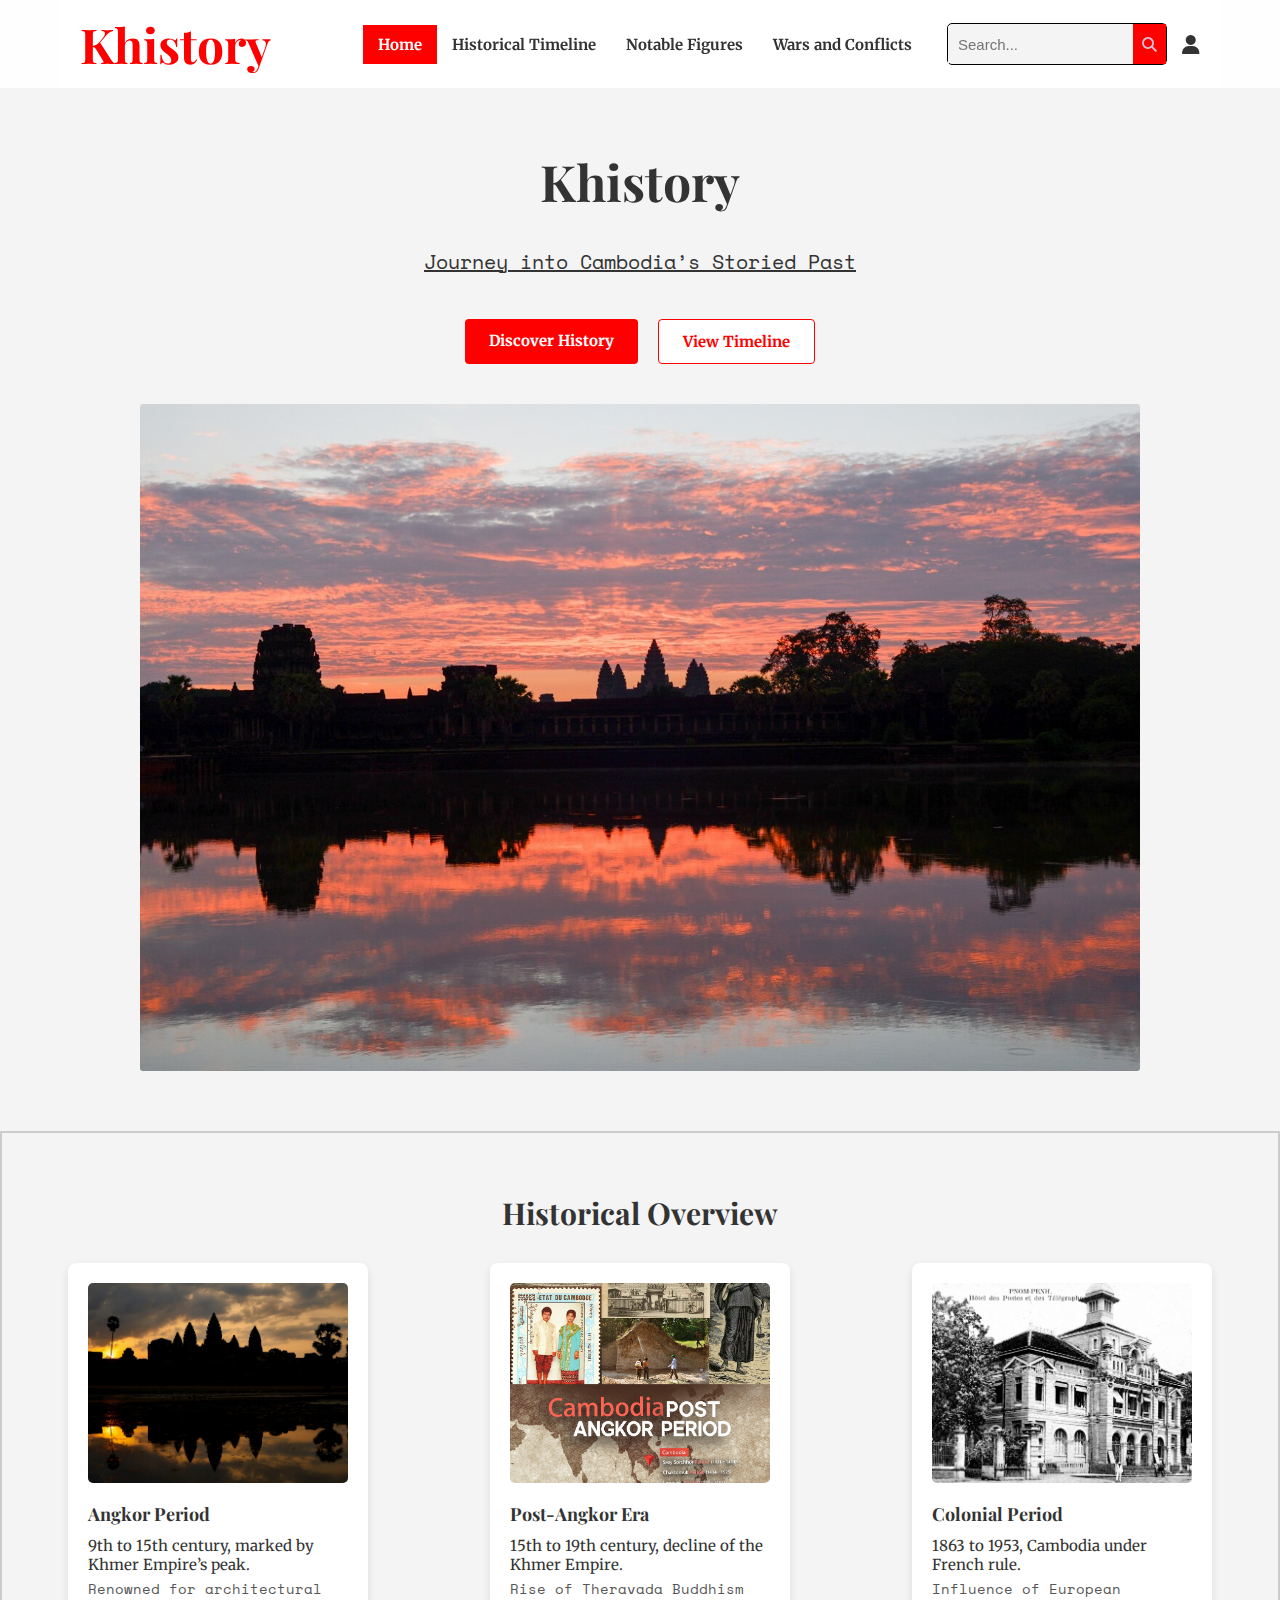
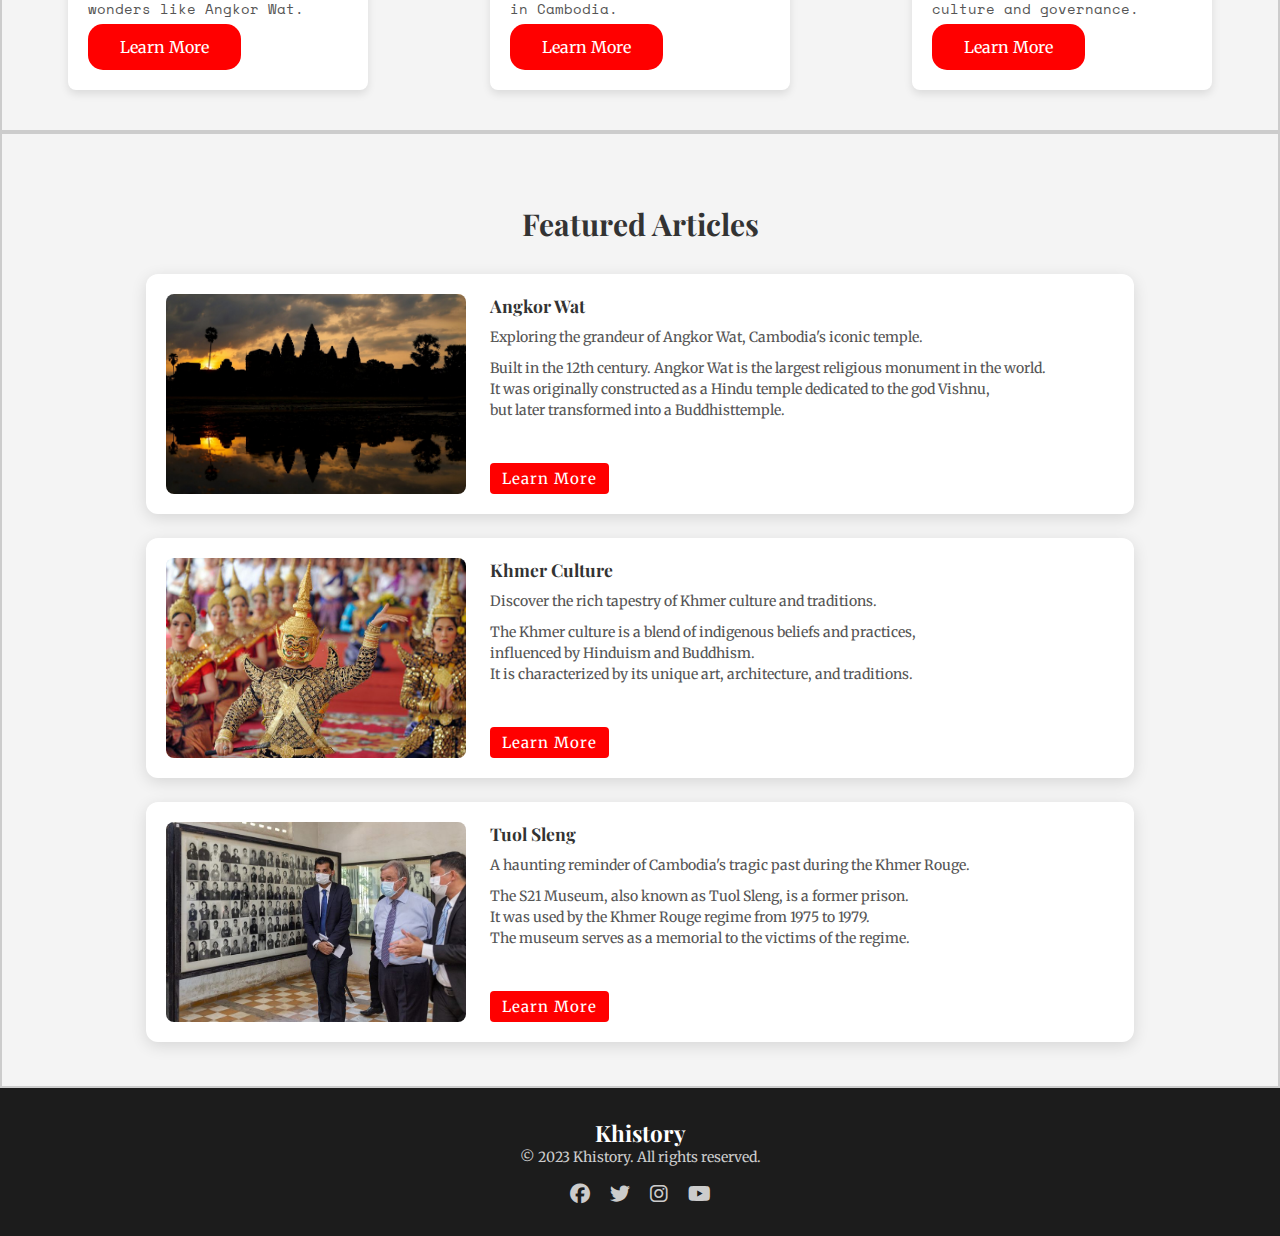
<file: index.html>
<!DOCTYPE html>
<html lang="en">
  <head>
    <meta charset="UTF-8" />
    <meta name="viewport" content="width=device-width, initial-scale=1.0" />
    <title>Khistory - Home</title>
    <!-- font-awesome -->
    <link
      rel="stylesheet"
      href="https://cdnjs.cloudflare.com/ajax/libs/font-awesome/6.7.2/css/all.min.css" />
    <!-- link CSS -->
    <link rel="stylesheet" href="style.css" />
    <!-- link Google Fonts -->
    <link rel="preconnect" href="https://fonts.googleapis.com" />
    <link rel="preconnect" href="https://fonts.gstatic.com" crossorigin />
    <link
      href="https://fonts.googleapis.com/css2?family=Merriweather:ital,opsz,wght@0,18..144,300..900;1,18..144,300..900&family=Playfair+Display:ital,wght@0,400..900;1,400..900&family=Space+Mono:ital,wght@0,400;0,700;1,400;1,700&display=swap"
      rel="stylesheet" />
  </head>
  <body>
    <header>
      <div class="container">
        <!-- nav -->
        <nav class="navbar">
          <!-- logo -->
          <div class="logo">
            <a href="index.html">
              <h1>Khistory</h1>
            </a>
          </div>

          <!-- nav-center -->
          <div class="responsive-nav">
            <!-- nav-center (Navigation links) -->
            <ul class="nav-center">
              <li><a class="active" href="index.html">Home</a></li>
              <li><a href="timeline.html">Historical Timeline</a></li>
              <li><a href="figures.html">Notable Figures</a></li>
              <li><a href="wars.html">Wars and Conflicts</a></li>
            </ul>

            <!-- right-nav (Search and user icon) -->
            <div class="nav-right">
              <div class="search-box">
                <input type="text" placeholder="Search..." />
                <i class="fa-solid fa-magnifying-glass"></i>
              </div>
              <div class="user">
                <i class="fa-solid fa-user"></i>
              </div>
            </div>
          </div>

          <!-- hamburger icon for mobile view -->
          <div class="hamburger">
            <i class="fa-solid fa-bars"></i>
          </div>
        </nav>
      </div>
    </header>

    <!-- hero section -->
    <section class="hero">
      <h1>Khistory</h1>
      <p class="tagline">Journey into Cambodia’s Storied Past</p>
      <div class="hero-buttons">
        <a href="index.html" class="btn-primary" id="btn1">Discover History</a>
        <a href="timeline.html" class="btn-primary" id="btn2">View Timeline</a>
      </div>
      <div class="hero-image">
        <img src="images/hero-angkor.jpg" alt="Angkor-wat" />
      </div>
    </section>

    <!-- Historical overview -->
    <section class="historical-overview">
      <h2>Historical Overview</h2>
      <div class="cards">
        <!-- Angkor Period -->
        <div class="card">
          <img src="images/temple-angkor-wat.jpg" alt="Angkor Period" />
          <h3>Angkor Period</h3>
          <p>9th to 15th century, marked by Khmer Empire’s peak.</p>
          <p class="subtext">
            Renowned for architectural wonders like Angkor Wat.
          </p>
          <a href="#" class="learn-more-btn">Learn More</a>
        </div>

        <!-- Post-Angkor Era -->
        <div class="card">
          <img src="images/post-angkor-era.jpg" alt="Post-Angkor Era" />
          <h3>Post-Angkor Era</h3>
          <p>15th to 19th century, decline of the Khmer Empire.</p>
          <p class="subtext">Rise of Theravada Buddhism in Cambodia.</p>
          <a href="#" class="learn-more-btn">Learn More</a>
        </div>

        <!-- Colonial Period -->
        <div class="card">
          <img src="images/colonial-period.jpg" alt="Colonial Period" />
          <h3>Colonial Period</h3>
          <p>1863 to 1953, Cambodia under French rule.</p>
          <p class="subtext">Influence of European culture and governance.</p>
          <a href="#" class="learn-more-btn">Learn More</a>
        </div>
      </div>
    </section>

    <!-- Featured Articles -->
    <section class="featured-articles">
      <h2>Featured Articles</h2>
      <div class="feature-cards">
        <!-- Angkor Period -->
        <div class="feature-card">
          <img src="images/temple-angkor-wat.jpg" alt="Angkor Period" />
          <div class="card-text">
            <h3>Angkor Wat</h3>
            <p>
              Exploring the grandeur of Angkor Wat, Cambodia's iconic temple.
            </p>
            <p>
              Built in the 12th century. Angkor Wat is the largest religious
              monument in the world. <br />
              It was originally constructed as a Hindu temple dedicated to the
              god Vishnu, <br />
              but later transformed into a Buddhisttemple.
            </p>
            <a href="#" class="learn-more">Learn More</a>
          </div>
        </div>

        <!-- khmer culture -->
        <div class="feature-card">
          <img src="images/khmer-culture.jpg" alt="khmer-culture" />
          <div class="card-text">
            <h3>Khmer Culture</h3>
            <p>Discover the rich tapestry of Khmer culture and traditions.</p>
            <p>
              The Khmer culture is a blend of indigenous beliefs and practices,
              <br />
              influenced by Hinduism and Buddhism. <br />
              It is characterized by its unique art, architecture, and
              traditions.
            </p>
            <a href="#" class="learn-more">Learn More</a>
          </div>
        </div>

        <!-- Colonial Period -->
        <div class="feature-card">
          <img src="images/toul-sleng.jpg" alt="Toul Sleng prison" />
          <div class="card-text">
            <h3>Tuol Sleng</h3>
            <p>
              A haunting reminder of Cambodia's tragic past during the Khmer
              Rouge.
            </p>
            <p>
              The S21 Museum, also known as Tuol Sleng, is a former prison.
              <br />
              It was used by the Khmer Rouge regime from 1975 to 1979. <br />
              The museum serves as a memorial to the victims of the regime.
            </p>
            <a href="#" class="learn-more">Learn More</a>
          </div>
        </div>
      </div>
    </section>

    <!-- Footer -->
    <footer>
      <div class="container">
        <div class="footer-content">
          <h2 class="logo">Khistory</h2>
          <p>&copy; 2023 Khistory. All rights reserved.</p>
          <ul class="social-media">
            <li>
              <a href="#"><i class="fa-brands fa-facebook"></i></a>
            </li>
            <li>
              <a href="#"><i class="fa-brands fa-twitter"></i></a>
            </li>
            <li>
              <a href="#"><i class="fa-brands fa-instagram"></i></a>
            </li>
            <li>
              <a href="#"><i class="fa-brands fa-youtube"></i></a>
            </li>
          </ul>
        </div>
      </div>
    </footer>

    <script>
      const hamburger = document.querySelector(".hamburger");
      const responsiveNav = document.querySelector(".responsive-nav");

      hamburger.addEventListener("click", () => {
        responsiveNav.classList.toggle("active");
      });
    </script>
  </body>
</html>
</file>
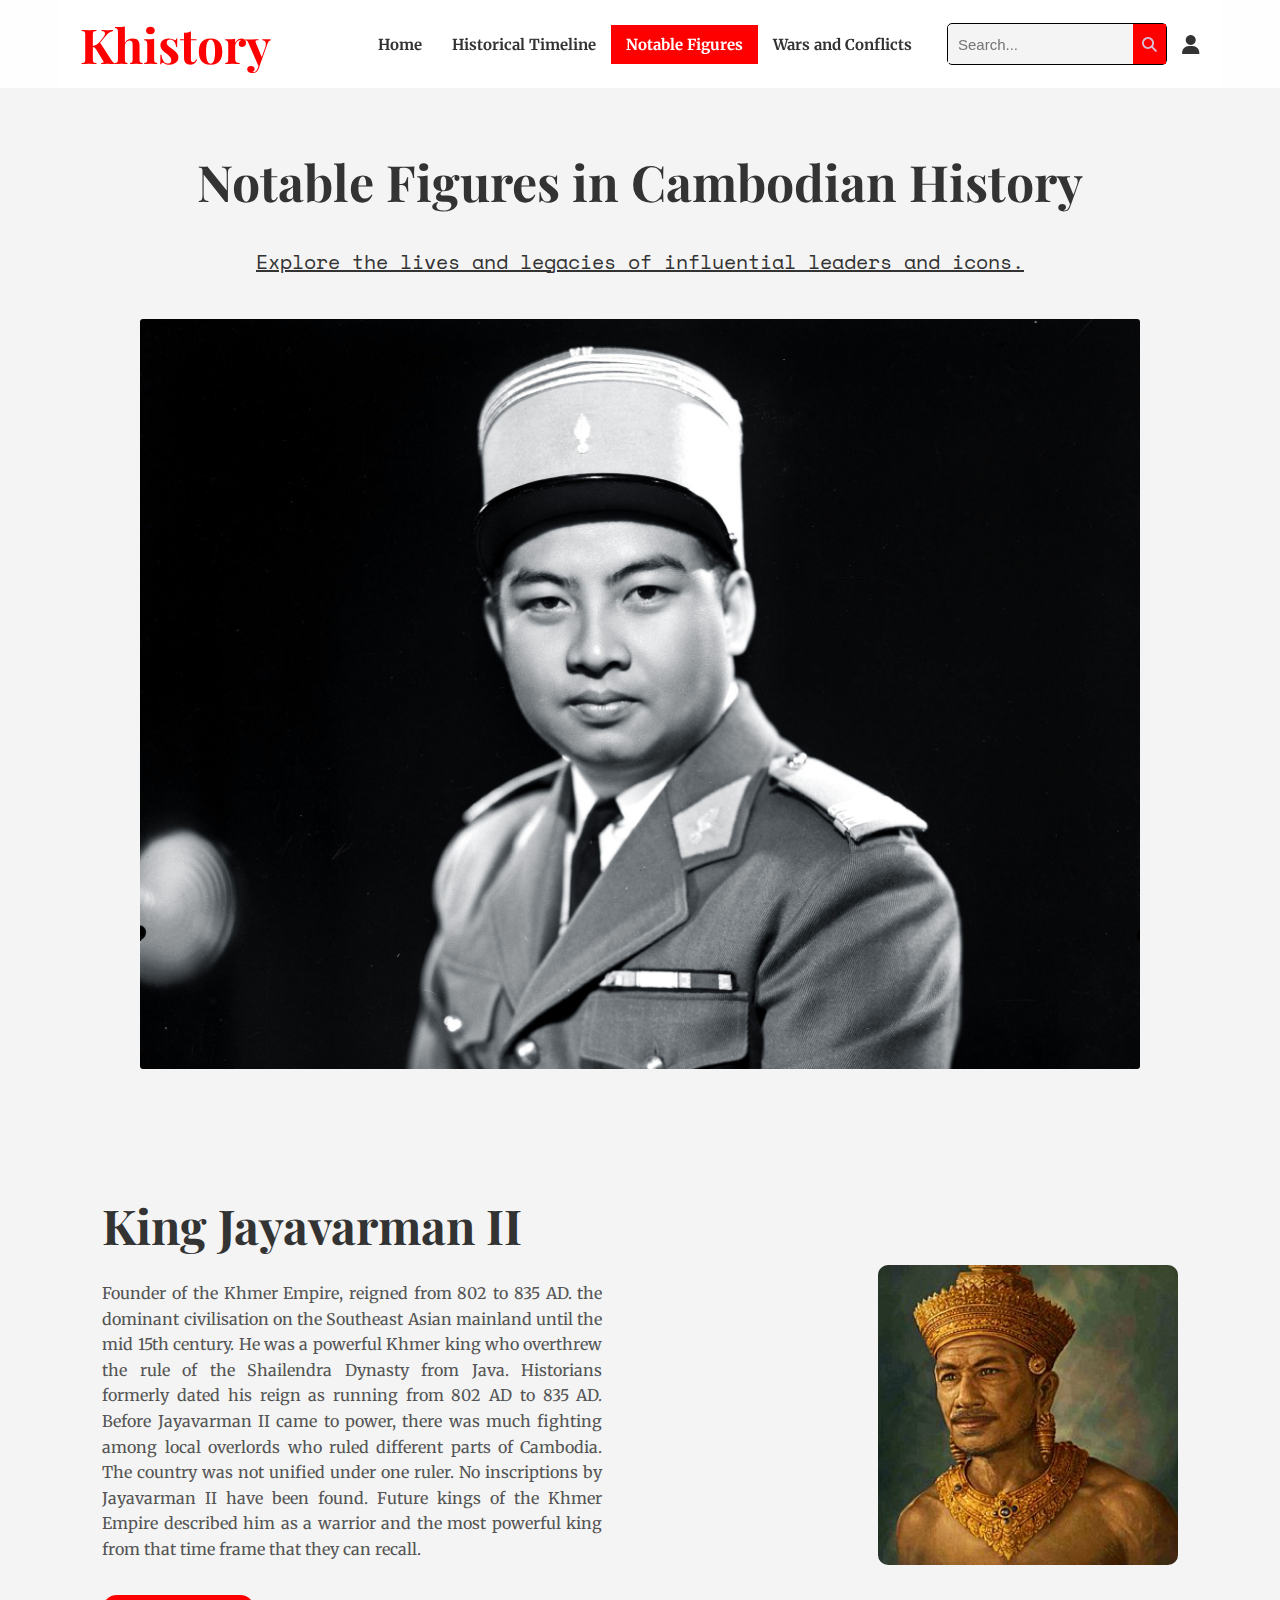
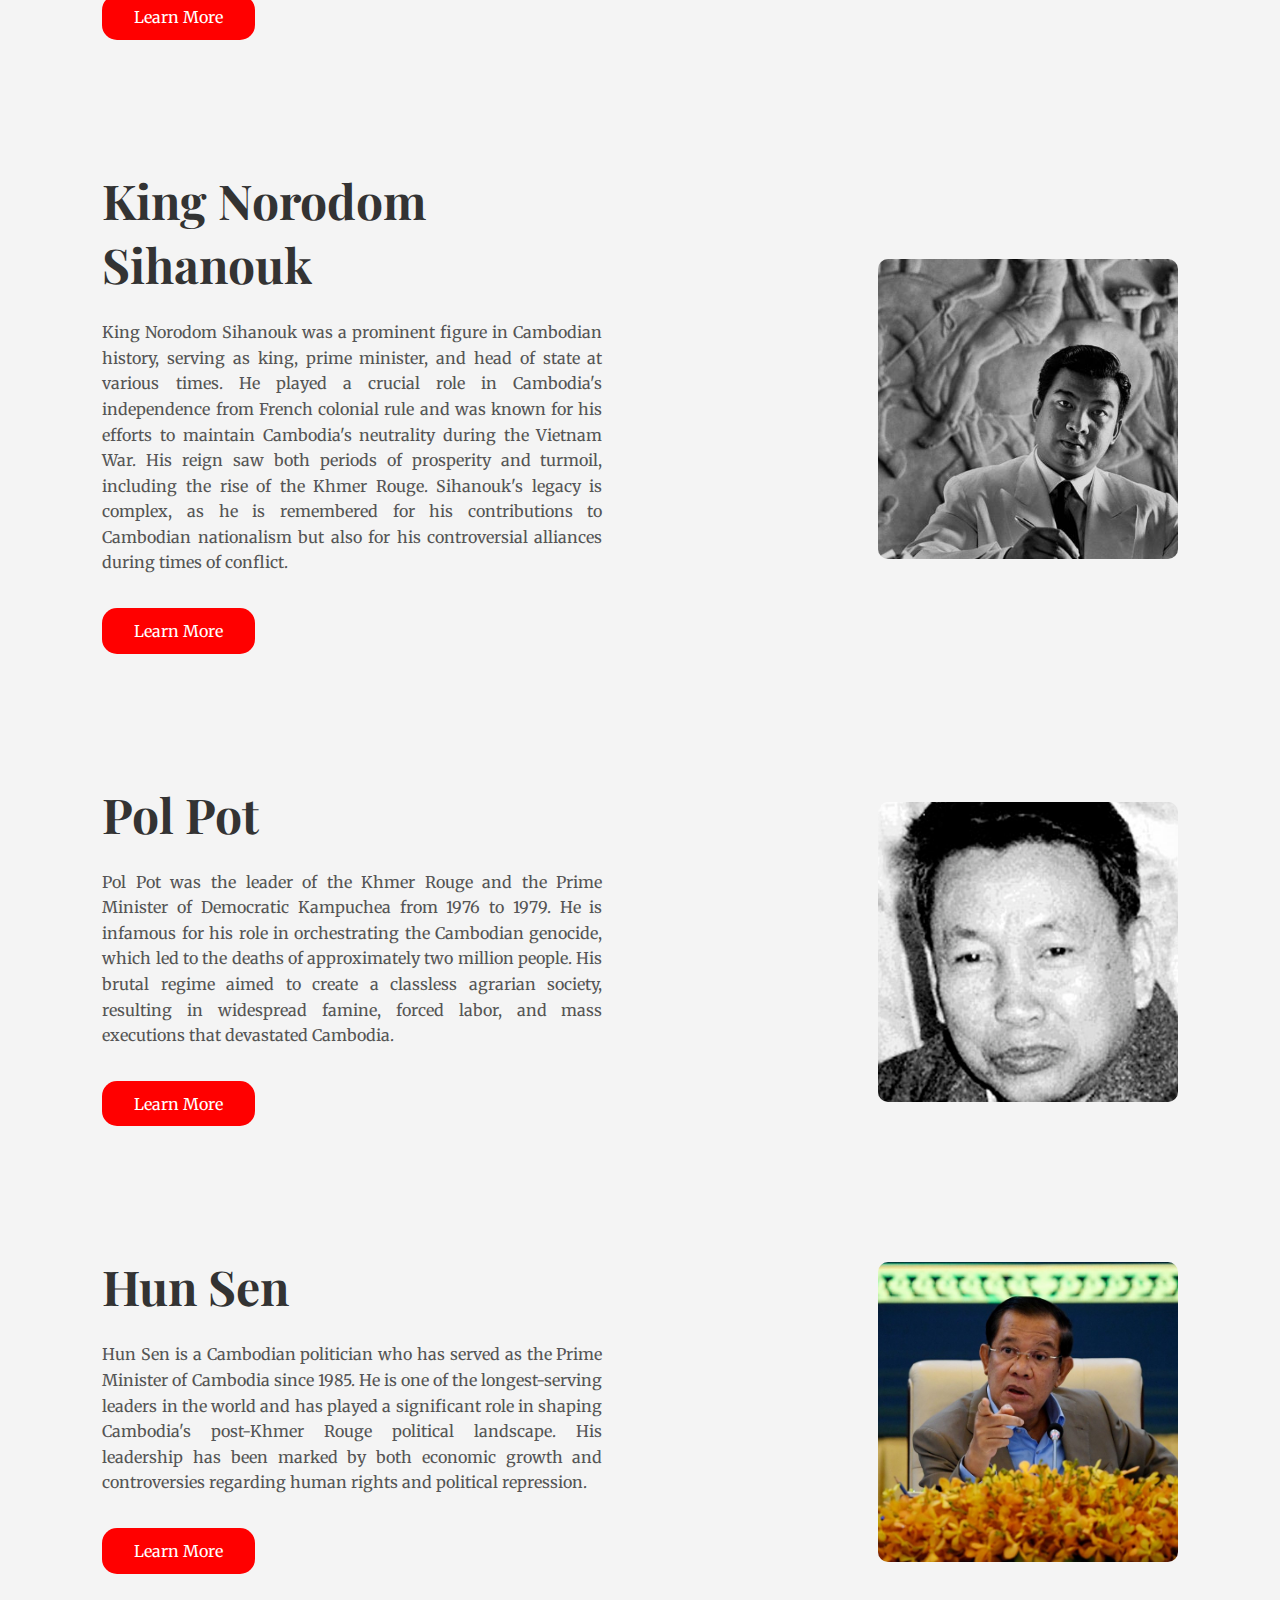
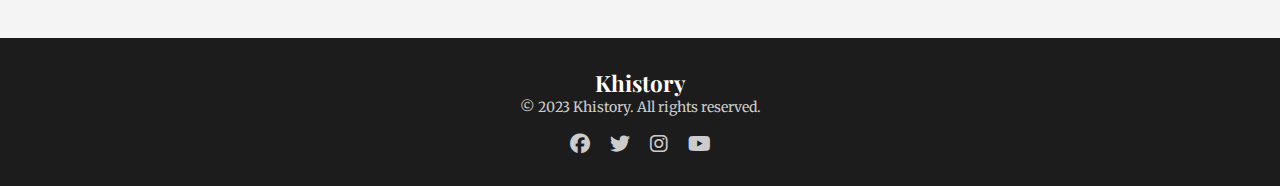
<file: figures.html>
<!DOCTYPE html>
<html lang="en">
  <head>
    <meta charset="UTF-8" />
    <meta name="viewport" content="width=device-width, initial-scale=1.0" />
    <title>Khistory - Notable Figures</title>
    <!-- font-awesome -->
    <link
      rel="stylesheet"
      href="https://cdnjs.cloudflare.com/ajax/libs/font-awesome/6.7.2/css/all.min.css" />
    <!-- link CSS -->
    <link rel="stylesheet" href="style.css" />
    <!-- link Google Fonts -->
    <link rel="preconnect" href="https://fonts.googleapis.com" />
    <link rel="preconnect" href="https://fonts.gstatic.com" crossorigin />
    <link
      href="https://fonts.googleapis.com/css2?family=Merriweather:ital,opsz,wght@0,18..144,300..900;1,18..144,300..900&family=Playfair+Display:ital,wght@0,400..900;1,400..900&family=Space+Mono:ital,wght@0,400;0,700;1,400;1,700&display=swap"
      rel="stylesheet" />
  </head>
  <body>
    <header>
      <div class="container">
        <!-- nav -->
        <nav class="navbar">
          <!-- logo -->
          <div class="logo">
            <a href="index.html">
              <h1>Khistory</h1>
            </a>
          </div>

          <!-- nav-center -->
          <div class="responsive-nav">
            <!-- nav-center -->
            <ul class="nav-center">
              <li><a href="index.html">Home</a></li>
              <li><a href="timeline.html">Historical Timeline</a></li>
              <li><a class="active" href="figures.html">Notable Figures</a></li>
              <li><a href="wars.html">Wars and Conflicts</a></li>
            </ul>

            <!-- right-nav -->
            <div class="nav-right">
              <div class="search-box">
                <input type="text" placeholder="Search..." />
                <i class="fa-solid fa-magnifying-glass"></i>
              </div>
              <div class="user">
                <i class="fa-solid fa-user"></i>
              </div>
            </div>
          </div>

          <!-- hamburger icon for mobile view -->
          <div class="hamburger">
            <i class="fa-solid fa-bars"></i>
          </div>
        </nav>
      </div>
    </header>
    <!-- hero section -->
    <section class="hero">
      <h1>Notable Figures in Cambodian History</h1>
      <p class="tagline">
        Explore the lives and legacies of influential leaders and icons.
      </p>
      <div class="hero-image">
        <img src="images/Sihanouk.jpg" alt="Norodom Sihanouk" />
      </div>
    </section>

    <!-- Notable figures -->
    <main class="figures">
      <!-- jayavarman 2 -->
      <section class="notable-figure">
        <div class="text-content">
          <h1>King Jayavarman II</h1>
          <p>
            Founder of the Khmer Empire, reigned from 802 to 835 AD. the
            dominant civilisation on the Southeast Asian mainland until the mid
            15th century. He was a powerful Khmer king who overthrew the rule of
            the Shailendra Dynasty from Java. Historians formerly dated his
            reign as running from 802 AD to 835 AD. Before Jayavarman II came to
            power, there was much fighting among local overlords who ruled
            different parts of Cambodia. The country was not unified under one
            ruler. No inscriptions by Jayavarman II have been found. Future
            kings of the Khmer Empire described him as a warrior and the most
            powerful king from that time frame that they can recall.
          </p>
          <a href="#" class="learn-more-btn">Learn More</a>
        </div>
        <div class="image-content">
          <img src="images/Jayavraman_II.jpg" alt="Jayavraman_II" />
        </div>
      </section>

      <!-- Norodom Sihanouk -->
      <section class="notable-figure">
        <div class="text-content">
          <h1>King Norodom Sihanouk</h1>
          <p>
            King Norodom Sihanouk was a prominent figure in Cambodian history,
            serving as king, prime minister, and head of state at various times.
            He played a crucial role in Cambodia's independence from French
            colonial rule and was known for his efforts to maintain Cambodia's
            neutrality during the Vietnam War. His reign saw both periods of
            prosperity and turmoil, including the rise of the Khmer Rouge.
            Sihanouk's legacy is complex, as he is remembered for his
            contributions to Cambodian nationalism but also for his
            controversial alliances during times of conflict.
          </p>
          <a href="#" class="learn-more-btn">Learn More</a>
        </div>
        <div class="image-content">
          <img src="images/sihaknouk2.jpg" alt="King Norodom Sihanouk" />
        </div>
      </section>

      <!-- Pol Pot -->
      <section class="notable-figure">
        <div class="text-content">
          <h1>Pol Pot</h1>
          <p>
            Pol Pot was the leader of the Khmer Rouge and the Prime Minister of
            Democratic Kampuchea from 1976 to 1979. He is infamous for his role
            in orchestrating the Cambodian genocide, which led to the deaths of
            approximately two million people. His brutal regime aimed to create
            a classless agrarian society, resulting in widespread famine, forced
            labor, and mass executions that devastated Cambodia.
          </p>
          <a href="#" class="learn-more-btn">Learn More</a>
        </div>
        <div class="image-content">
          <img src="images/polpot.jpg" alt="Pol Pot" />
        </div>
      </section>

      <!-- Hun Sen -->
      <section class="notable-figure">
        <div class="text-content">
          <h1>Hun Sen</h1>
          <p>
            Hun Sen is a Cambodian politician who has served as the Prime
            Minister of Cambodia since 1985. He is one of the longest-serving
            leaders in the world and has played a significant role in shaping
            Cambodia's post-Khmer Rouge political landscape. His leadership has
            been marked by both economic growth and controversies regarding
            human rights and political repression.
          </p>
          <a href="#" class="learn-more-btn">Learn More</a>
        </div>
        <div class="image-content">
          <img src="images/hun_sen.jpg" alt="Hun Sen" />
        </div>
      </section>
    </main>

    <!-- Footer -->
    <footer>
      <div class="container">
        <div class="footer-content">
          <h2 class="logo">Khistory</h2>
          <p>&copy; 2023 Khistory. All rights reserved.</p>
          <ul class="social-media">
            <li>
              <a href="#"><i class="fa-brands fa-facebook"></i></a>
            </li>
            <li>
              <a href="#"><i class="fa-brands fa-twitter"></i></a>
            </li>
            <li>
              <a href="#"><i class="fa-brands fa-instagram"></i></a>
            </li>
            <li>
              <a href="#"><i class="fa-brands fa-youtube"></i></a>
            </li>
          </ul>
        </div>
      </div>
    </footer>

    <script>
      const hamburger = document.querySelector(".hamburger");
      const responsiveNav = document.querySelector(".responsive-nav");

      hamburger.addEventListener("click", () => {
        responsiveNav.classList.toggle("active");
      });
    </script>
  </body>
</html>
</file>
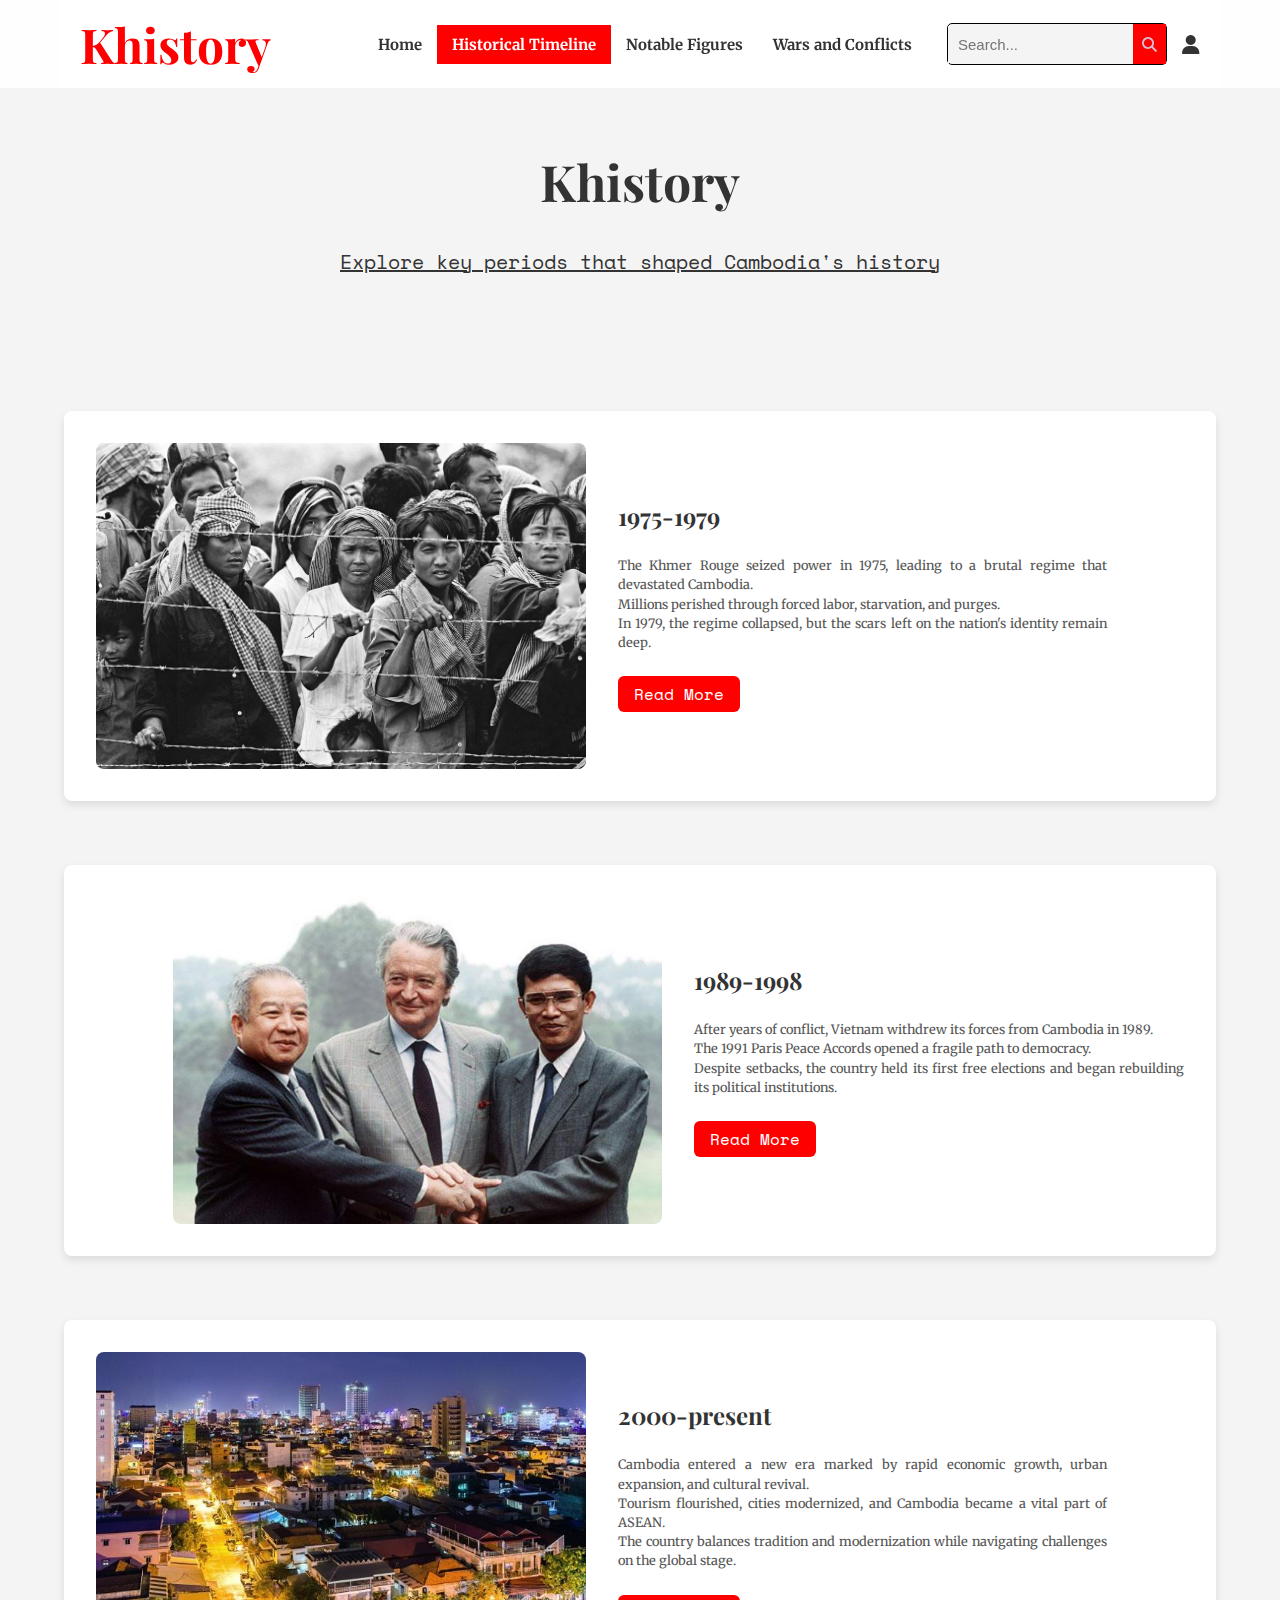
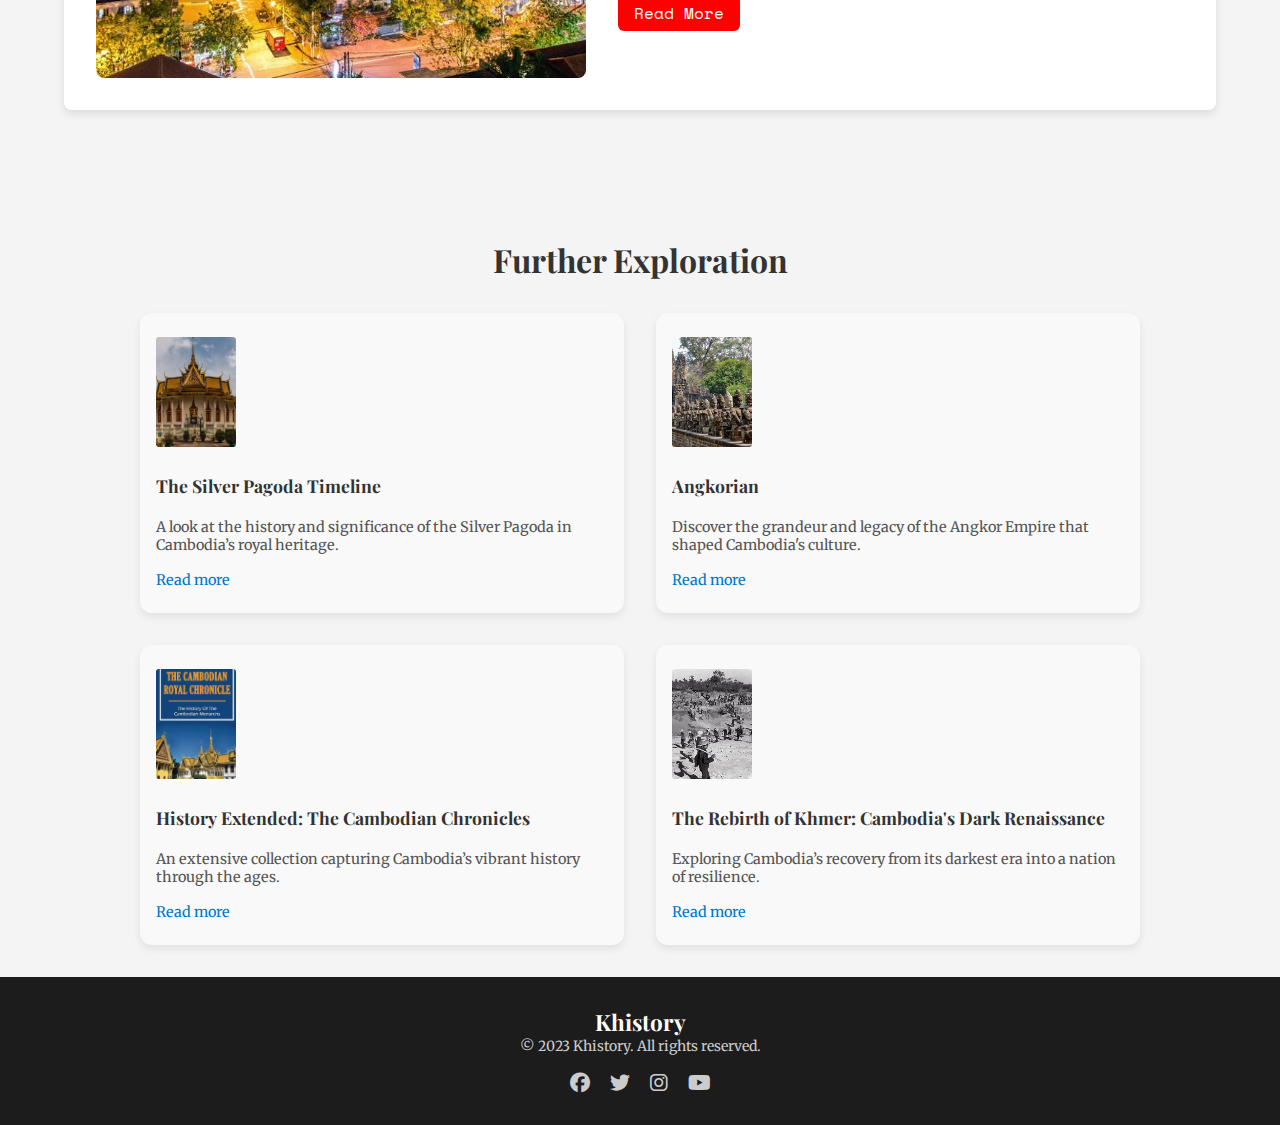
<file: timeline.html>
<!DOCTYPE html>
<html lang="en">
  <head>
    <meta charset="UTF-8" />
    <meta name="viewport" content="width=device-width, initial-scale=1.0" />
    <title>Khistory - Timeline</title>
    <!-- font-awesome -->
    <link
      rel="stylesheet"
      href="https://cdnjs.cloudflare.com/ajax/libs/font-awesome/6.7.2/css/all.min.css" />
    <!-- link CSS -->
    <link rel="stylesheet" href="style.css" />
    <!-- link Google Fonts -->
    <link rel="preconnect" href="https://fonts.googleapis.com" />
    <link rel="preconnect" href="https://fonts.gstatic.com" crossorigin />
    <link
      href="https://fonts.googleapis.com/css2?family=Merriweather:ital,opsz,wght@0,18..144,300..900;1,18..144,300..900&family=Playfair+Display:ital,wght@0,400..900;1,400..900&family=Space+Mono:ital,wght@0,400;0,700;1,400;1,700&display=swap"
      rel="stylesheet" />
  </head>
  <body>
    <header>
      <div class="container">
        <!-- nav -->
        <nav class="navbar">
          <!-- logo -->
          <div class="logo">
            <a href="index.html">
              <h1>Khistory</h1>
            </a>
          </div>

          <!-- nav-center -->
          <div class="responsive-nav">
            <!-- nav-center -->
            <ul class="nav-center">
              <li><a href="index.html">Home</a></li>
              <li>
                <a class="active" href="timeline.html">Historical Timeline</a>
              </li>
              <li><a href="figures.html">Notable Figures</a></li>
              <li><a href="wars.html">Wars and Conflicts</a></li>
            </ul>

            <!-- right-nav -->
            <div class="nav-right">
              <div class="search-box">
                <input type="text" placeholder="Search..." />
                <i class="fa-solid fa-magnifying-glass"></i>
              </div>
              <div class="user">
                <i class="fa-solid fa-user"></i>
              </div>
            </div>
          </div>

          <!-- hamburger icon for mobile view -->
          <div class="hamburger">
            <i class="fa-solid fa-bars"></i>
          </div>
        </nav>
      </div>
    </header>
    <!-- hero section -->
    <section class="hero">
      <h1>Khistory</h1>
      <p class="tagline">Explore key periods that shaped Cambodia's history</p>
    </section>

    <!-- Timeline Section -->
    <main class="timeline">
      <section class="timeline-item">
        <div class="timeline-image">
          <img src="images/cambodia-food-line.jpg" alt="khmer-rouge" />
        </div>
        <div class="timeline-content">
          <h2>1975-1979</h2>
          <p>
            The Khmer Rouge seized power in 1975, leading to a brutal regime
            that devastated Cambodia.
            <br />Millions perished through forced labor, starvation, and
            purges. <br />In 1979, the regime collapsed, but the scars left on
            the nation's identity remain deep.
          </p>
          <button class="read-more-btn">Read More</button>
        </div>
      </section>

      <section class="timeline-item reverse">
        <div class="timeline-content">
          <h2>1989-1998</h2>
          <p>
            After years of conflict, Vietnam withdrew its forces from Cambodia
            in 1989.<br />The 1991 Paris Peace Accords opened a fragile path to
            democracy.<br />Despite setbacks, the country held its first free
            elections and began rebuilding its political institutions.
          </p>
          <button class="read-more-btn">Read More</button>
        </div>
        <div class="timeline-image">
          <img
            src="images/3-top-agreement-paris-29411.jpg"
            alt="paris-agreement" />
        </div>
      </section>

      <section class="timeline-item">
        <div class="timeline-image">
          <img src="images/PhnomPenh_city.jpg" alt="Phnom Penh city" />
        </div>
        <div class="timeline-content">
          <h2>2000-present</h2>
          <p>
            Cambodia entered a new era marked by rapid economic growth, urban
            expansion, and cultural revival.<br />Tourism flourished, cities
            modernized, and Cambodia became a vital part of ASEAN.<br />The
            country balances tradition and modernization while navigating
            challenges on the global stage. <br />
          </p>
          <button class="read-more-btn">Read More</button>
        </div>
      </section>
    </main>

    <!-- Further Exploration -->
    <section class="explorations">
      <h2>Further Exploration</h2>
      <div class="exploration-grid">
        <div class="exploration-card">
          <img
            src="images/Silver-Pagoda-banner.jpg"
            alt="Silver Pagoda"
            class="small-img" />
          <h3>The Silver Pagoda Timeline</h3>
          <p>
            A look at the history and significance of the Silver Pagoda in
            Cambodia’s royal heritage.
          </p>
          <a href="#">Read more</a>
        </div>

        <div class="exploration-card">
          <img
            src="images/south-gate-of-angkor.jpg"
            alt="Angkorian"
            class="small-img" />
          <h3>Angkorian</h3>
          <p>
            Discover the grandeur and legacy of the Angkor Empire that shaped
            Cambodia's culture.
          </p>
          <a href="#">Read more</a>
        </div>

        <div class="exploration-card">
          <img
            src="images/cambodian_chronicles.jpg"
            alt="Cambodian Chronicles"
            class="small-img" />
          <h3>History Extended: The Cambodian Chronicles</h3>
          <p>
            An extensive collection capturing Cambodia’s vibrant history through
            the ages.
          </p>
          <a href="#">Read more</a>
        </div>

        <div class="exploration-card">
          <img
            src="images/dark_period.jpg"
            alt="Khmer Rouge"
            class="small-img" />
          <h3>The Rebirth of Khmer: Cambodia's Dark Renaissance</h3>
          <p>
            Exploring Cambodia’s recovery from its darkest era into a nation of
            resilience.
          </p>
          <a href="#">Read more</a>
        </div>
      </div>
    </section>

    <!-- Footer -->
    <footer>
      <div class="container">
        <div class="footer-content">
          <h2 class="logo">Khistory</h2>
          <p>&copy; 2023 Khistory. All rights reserved.</p>
          <ul class="social-media">
            <li>
              <a href="#"><i class="fa-brands fa-facebook"></i></a>
            </li>
            <li>
              <a href="#"><i class="fa-brands fa-twitter"></i></a>
            </li>
            <li>
              <a href="#"><i class="fa-brands fa-instagram"></i></a>
            </li>
            <li>
              <a href="#"><i class="fa-brands fa-youtube"></i></a>
            </li>
          </ul>
        </div>
      </div>
    </footer>

    <script>
      const hamburger = document.querySelector(".hamburger");
      const responsiveNav = document.querySelector(".responsive-nav");

      hamburger.addEventListener("click", () => {
        responsiveNav.classList.toggle("active");
      });
    </script>
  </body>
</html>
</file>
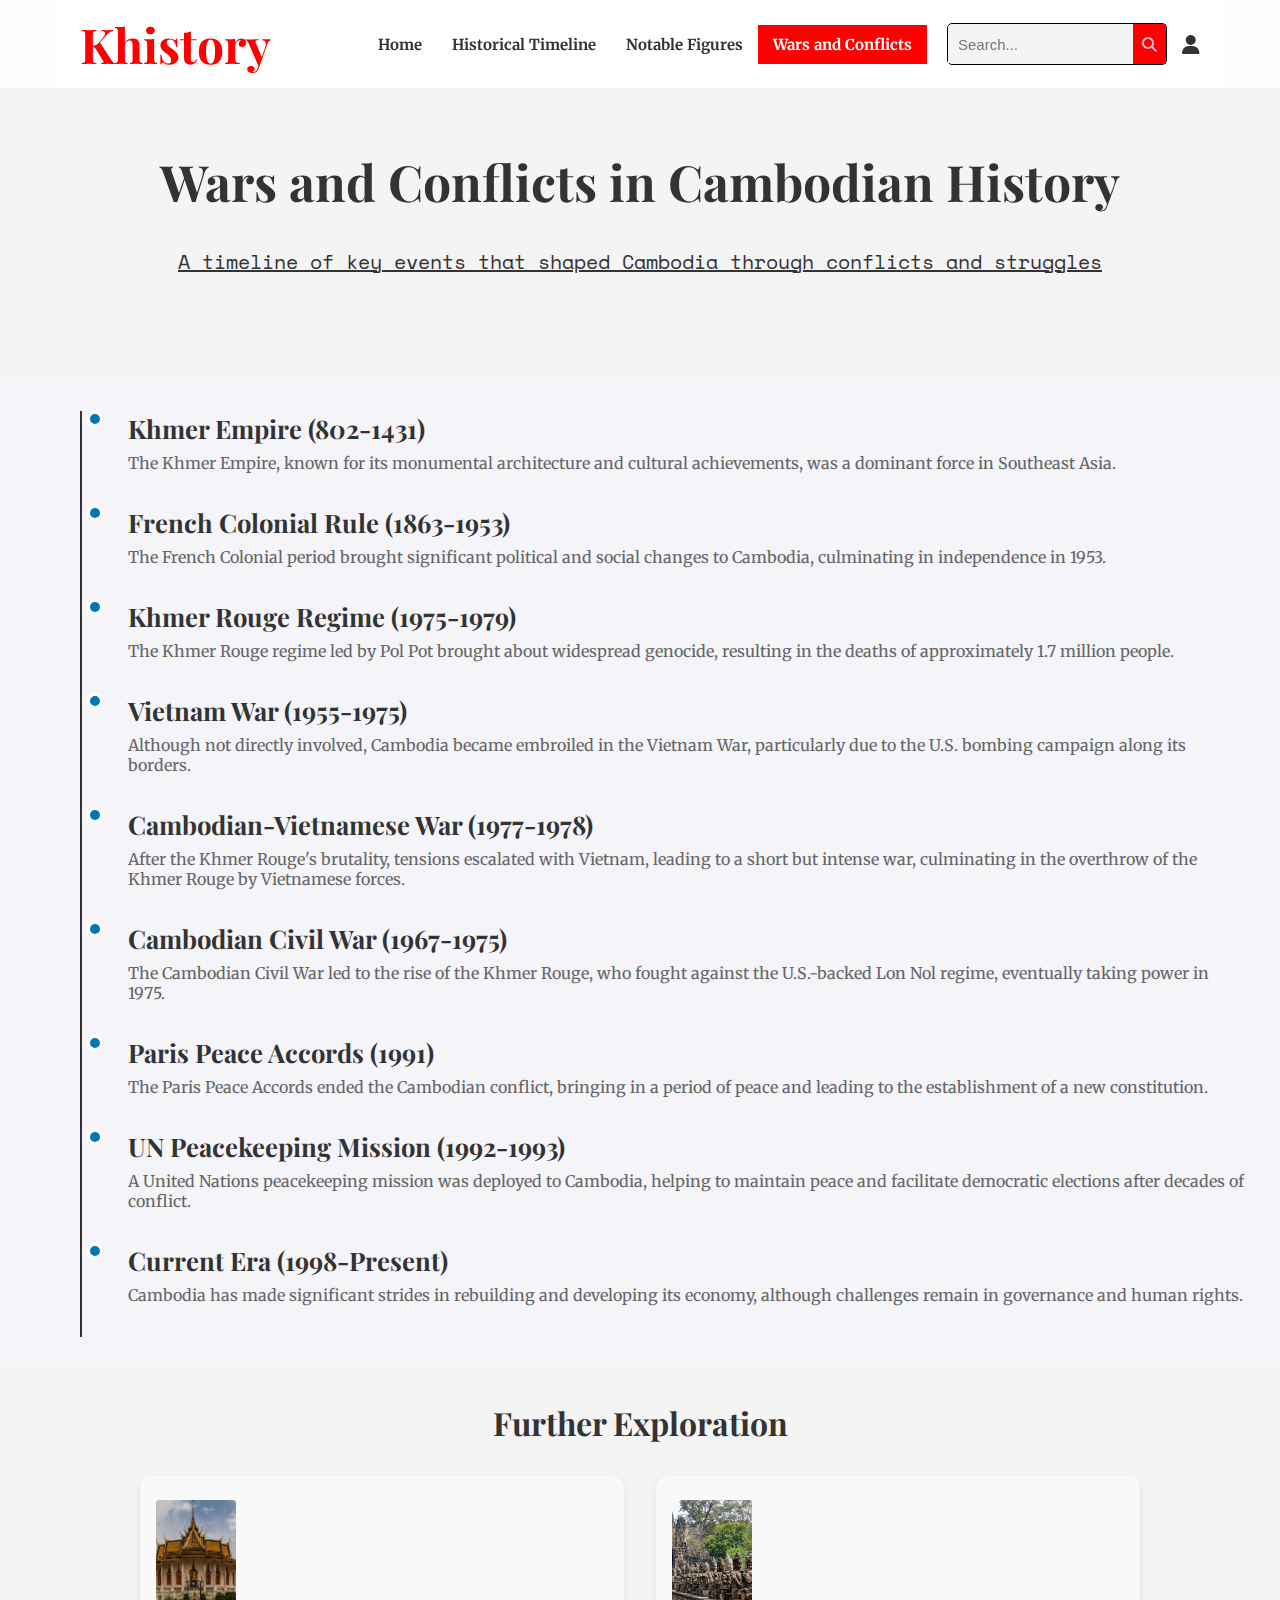
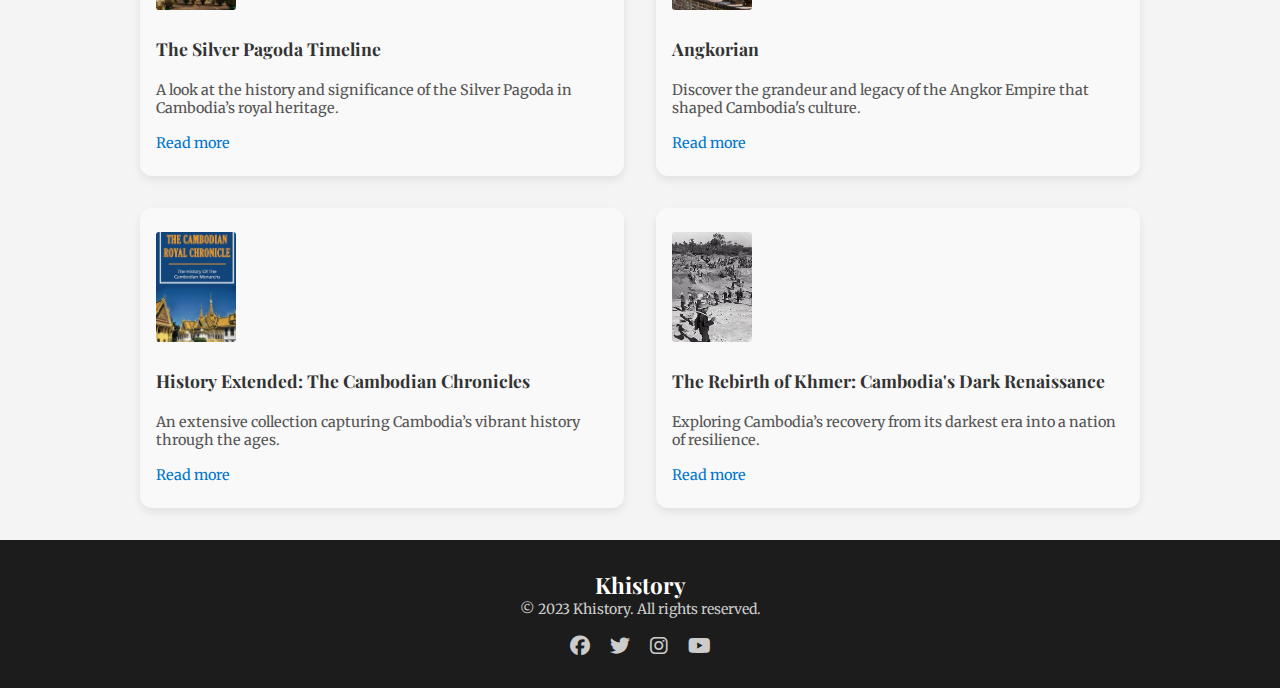
<file: wars.html>
<!DOCTYPE html>
<html lang="en">
  <head>
    <meta charset="UTF-8" />
    <meta name="viewport" content="width=device-width, initial-scale=1.0" />
    <title>Khistory - Wars and Conflicts</title>
    <!-- font-awesome -->
    <link
      rel="stylesheet"
      href="https://cdnjs.cloudflare.com/ajax/libs/font-awesome/6.7.2/css/all.min.css" />
    <!-- link CSS -->
    <link rel="stylesheet" href="style.css" />
    <!-- link Google Fonts -->
    <link rel="preconnect" href="https://fonts.googleapis.com" />
    <link rel="preconnect" href="https://fonts.gstatic.com" crossorigin />
    <link
      href="https://fonts.googleapis.com/css2?family=Merriweather:ital,opsz,wght@0,18..144,300..900;1,18..144,300..900&family=Playfair+Display:ital,wght@0,400..900;1,400..900&family=Space+Mono:ital,wght@0,400;0,700;1,400;1,700&display=swap"
      rel="stylesheet" />
  </head>
  <body>
    <header>
      <div class="container">
        <!-- nav -->
        <nav class="navbar">
          <!-- logo -->
          <div class="logo">
            <a href="index.html">
              <h1>Khistory</h1>
            </a>
          </div>

          <!-- nav-center -->
          <div class="responsive-nav">
            <!-- nav-center -->
            <ul class="nav-center">
              <li><a href="index.html">Home</a></li>
              <li>
                <a href="timeline.html">Historical Timeline</a>
              </li>
              <li><a href="figures.html">Notable Figures</a></li>
              <li><a class="active" href="wars.html">Wars and Conflicts</a></li>
            </ul>

            <!-- right-nav -->
            <div class="nav-right">
              <div class="search-box">
                <input type="text" placeholder="Search..." />
                <i class="fa-solid fa-magnifying-glass"></i>
              </div>
              <div class="user">
                <i class="fa-solid fa-user"></i>
              </div>
            </div>
          </div>

          <!-- hamburger icon for mobile view -->
          <div class="hamburger">
            <i class="fa-solid fa-bars"></i>
          </div>
        </nav>
      </div>
    </header>
    <!-- hero section -->
    <section class="hero">
      <h1>Wars and Conflicts in Cambodian History</h1>
      <p class="tagline">
        A timeline of key events that shaped Cambodia through conflicts and
        struggles
      </p>
    </section>

    <!-- wars and conflicts Section -->
    <main class="wars">
      <section class="war-timeline">
        <!-- event 1 -->
        <div class="war-event">
          <h2>Khmer Empire (802-1431)</h2>
          <p>
            The Khmer Empire, known for its monumental architecture and cultural
            achievements, was a dominant force in Southeast Asia.
          </p>
        </div>

        <!-- event 2 -->
        <div class="war-event">
          <h2>French Colonial Rule (1863-1953)</h2>
          <p>
            The French Colonial period brought significant political and social
            changes to Cambodia, culminating in independence in 1953.
          </p>
        </div>

        <!-- event 3 -->
        <div class="war-event">
          <h2>Khmer Rouge Regime (1975-1979)</h2>
          <p>
            The Khmer Rouge regime led by Pol Pot brought about widespread
            genocide, resulting in the deaths of approximately 1.7 million
            people.
          </p>
        </div>

        <!-- event 4 -->
        <div class="war-event">
          <h2>Vietnam War (1955-1975)</h2>
          <p>
            Although not directly involved, Cambodia became embroiled in the
            Vietnam War, particularly due to the U.S. bombing campaign along its
            borders.
          </p>
        </div>

        <!-- event 5 -->
        <div class="war-event">
          <h2>Cambodian-Vietnamese War (1977-1978)</h2>
          <p>
            After the Khmer Rouge's brutality, tensions escalated with Vietnam,
            leading to a short but intense war, culminating in the overthrow of
            the Khmer Rouge by Vietnamese forces.
          </p>
        </div>

        <!-- event 6 -->
        <div class="war-event">
          <h2>Cambodian Civil War (1967-1975)</h2>
          <p>
            The Cambodian Civil War led to the rise of the Khmer Rouge, who
            fought against the U.S.-backed Lon Nol regime, eventually taking
            power in 1975.
          </p>
        </div>

        <!-- event 7 -->
        <div class="war-event">
          <h2>Paris Peace Accords (1991)</h2>
          <p>
            The Paris Peace Accords ended the Cambodian conflict, bringing in a
            period of peace and leading to the establishment of a new
            constitution.
          </p>
        </div>

        <!-- event 8 -->
        <div class="war-event">
          <h2>UN Peacekeeping Mission (1992-1993)</h2>
          <p>
            A United Nations peacekeeping mission was deployed to Cambodia,
            helping to maintain peace and facilitate democratic elections after
            decades of conflict.
          </p>
        </div>

        <!-- event 9 -->
        <div class="war-event">
          <h2>Current Era (1998-Present)</h2>
          <p>
            Cambodia has made significant strides in rebuilding and developing
            its economy, although challenges remain in governance and human
            rights.
          </p>
        </div>
      </section>
    </main>

    <!-- Further Exploration -->
    <section class="explorations">
      <h2>Further Exploration</h2>
      <div class="exploration-grid">
        <div class="exploration-card">
          <img
            src="images/Silver-Pagoda-banner.jpg"
            alt="Silver Pagoda"
            class="small-img" />
          <h3>The Silver Pagoda Timeline</h3>
          <p>
            A look at the history and significance of the Silver Pagoda in
            Cambodia’s royal heritage.
          </p>
          <a href="#">Read more</a>
        </div>

        <div class="exploration-card">
          <img
            src="images/south-gate-of-angkor.jpg"
            alt="Angkorian"
            class="small-img" />
          <h3>Angkorian</h3>
          <p>
            Discover the grandeur and legacy of the Angkor Empire that shaped
            Cambodia's culture.
          </p>
          <a href="#">Read more</a>
        </div>

        <div class="exploration-card">
          <img
            src="images/cambodian_chronicles.jpg"
            alt="Cambodian Chronicles"
            class="small-img" />
          <h3>History Extended: The Cambodian Chronicles</h3>
          <p>
            An extensive collection capturing Cambodia’s vibrant history through
            the ages.
          </p>
          <a href="#">Read more</a>
        </div>

        <div class="exploration-card">
          <img
            src="images/dark_period.jpg"
            alt="Khmer Rouge"
            class="small-img" />
          <h3>The Rebirth of Khmer: Cambodia's Dark Renaissance</h3>
          <p>
            Exploring Cambodia’s recovery from its darkest era into a nation of
            resilience.
          </p>
          <a href="#">Read more</a>
        </div>
      </div>
    </section>

    <!-- Footer -->
    <footer>
      <div class="container">
        <div class="footer-content">
          <h2 class="logo">Khistory</h2>
          <p>&copy; 2023 Khistory. All rights reserved.</p>
          <ul class="social-media">
            <li>
              <a href="#"><i class="fa-brands fa-facebook"></i></a>
            </li>
            <li>
              <a href="#"><i class="fa-brands fa-twitter"></i></a>
            </li>
            <li>
              <a href="#"><i class="fa-brands fa-instagram"></i></a>
            </li>
            <li>
              <a href="#"><i class="fa-brands fa-youtube"></i></a>
            </li>
          </ul>
        </div>
      </div>
    </footer>

    <script>
      const hamburger = document.querySelector(".hamburger");
      const responsiveNav = document.querySelector(".responsive-nav");

      hamburger.addEventListener("click", () => {
        responsiveNav.classList.toggle("active");
      });
    </script>
  </body>
</html>
</file>
<file: style.css>
* {
  margin: 0;
  padding: 0;
  box-sizing: border-box;
}

body {
  font-family: "Merriweather", serif;
  font-size: 15px;
  background-color: #f4f4f4;
  color: #333;
}

h1,
h2,
h3 {
  font-family: "Playfair Display", serif;
}

header {
  position: sticky;
  top: 0;
  z-index: 1000;
  background-color: rgba(255, 255, 255, 0.9);
}

.container {
  width: 100%;
  max-width: 1200px;
  margin: 0 auto;
  padding: 0 20px;
}

.navbar {
  display: flex;
  justify-content: space-between;
  align-items: center;
  padding: 12px 20px;
  background-color: rgba(255, 255, 255, 0.9);
}

.navbar .logo a {
  text-decoration: none;
  color: red;
  font-size: 24px;
  font-weight: bold;
}

.navbar .responsive-nav {
  display: flex;
  align-items: center;
  justify-content: space-between;
  gap: 20px;
}

.navbar .responsive-nav .nav-center {
  display: flex;
  list-style: none;
  align-items: center;
}

.navbar .responsive-nav .nav-center li a {
  text-decoration: none;
  color: #333;
  font-weight: bold;
  padding: 10px 15px;
  font-size: 15px;
  transition: all 0.3s ease;
}

.navbar .responsive-nav .nav-center li:hover a {
  background-color: red;
  color: white;
}

.navbar .responsive-nav .nav-center li a.active {
  background-color: red;
  color: white;
}

.navbar .responsive-nav .nav-right {
  display: flex;
  align-items: center;
  gap: 15px;
}

.navbar .responsive-nav .nav-right .user {
  font-size: 20px;
}

.navbar .responsive-nav .nav-right .search-box {
  display: flex;
  align-items: center;
  border: 1px solid black;
  width: 220px;
  border-radius: 5px;
  background: #f4f4f4;
}

.navbar .responsive-nav .nav-right .search-box input {
  width: 100%;
  border: none;
  outline: none;
  padding: 10px;
  font-size: 15px;
  background: #f4f4f4;
}

.navbar .responsive-nav .nav-right .search-box i {
  width: 40px;
  height: 40px;
  background-color: red;
  color: thistle;
  display: flex;
  align-items: center;
  justify-content: center;
  cursor: pointer;
}

.navbar .hamburger {
  font-size: 25px;
  cursor: pointer;
  background-color: black;
  color: thistle;
  padding: 10px 15px;
  border-radius: 5px;
  display: none;
}

.hero {
  padding: 60px 20px;
  text-align: center;
}

.hero h1 {
  font-size: 50px;
  margin-bottom: 20px;
}

.hero p {
  line-height: 1.5;
}

.tagline {
  font-family: "space mono", monospace;
  font-size: 20px;
  margin-bottom: 30px;
  padding: 12px 24px;
  border-radius: 6px;
  text-decoration: underline;
}

.hero-buttons {
  margin-bottom: 40px;
  display: flex;
  justify-content: center;
  gap: 20px;
}

.btn-primary {
  padding: 12px 24px;
  text-decoration: none;
  font-weight: bold;
  border-radius: 4px;
  background-color: red;
  color: white;
}

#btn1:hover {
  background-color: white;
  color: red;
  border: 1px solid red;
  transition: all 0.3s linear;
}

#btn2 {
  background-color: white;
  color: red;
  border: 1px solid red;
}

#btn2:hover {
  background-color: red;
  color: white;
  transition: all 0.3s linear;
}

.hero-image img {
  width: 100%;
  height: auto;
  max-width: 1000px;
  margin: 0 auto;
  display: block;
  border-radius: 3px;
}

.historical-overview {
  text-align: center;
  padding: 40px 20px;
  border: 2px solid #ccc;
}

.historical-overview h2 {
  font-size: 2em;
  margin-bottom: 30px;
  margin-top: 20px;
}

.cards {
  display: grid;
  grid-template-columns: repeat(auto-fit, minmax(280px, 1fr));
  gap: 30px;
  justify-items: center;
}

.card {
  background-color: #fff;
  box-shadow: 0 4px 8px rgba(0, 0, 0, 0.1);
  padding: 20px;
  border-radius: 8px;
  width: 100%;
  max-width: 300px;
  text-align: left;
}

.card img {
  width: 100%;
  height: 200px;
  object-fit: cover;
  margin-bottom: 15px;
  border-radius: 5px;
}

.card h3 {
  font-size: 1.2em;
  margin-bottom: 10px;
}

.card p {
  margin: 5px 0;
}

.card .subtext {
  font-size: 0.9em;
  font-family: "space mono", monospace;
  color: #555;
}

.card button {
  margin-top: 20px;
  padding: 8px 16px;
  border: 1px solid #333;
  background: #fff;
  cursor: pointer;
  border-radius: 4px;
}

.card button:hover {
  background-color: #eee;
}

/* Featured Articles Section */
.featured-articles {
  padding: 20px 20px;
  border: 2px solid #ccc;
  text-align: center;
}

.featured-articles h2 {
  font-size: 2em;
  margin-bottom: 30px;
  margin-top: 50px;
  font-family: "Playfair Display", serif;
}

.featured-cards {
  display: flex;
  justify-content: center;
  gap: 40px;
  flex-wrap: wrap;
}

.feature-card {
  display: flex;
  background-color: #fff;
  box-shadow: 0 4px 16px rgba(0, 0, 0, 0.12);
  padding: 20px;
  border-radius: 12px;
  width: 80%;
  margin: 0 auto 24px auto;
  text-align: left;
  gap: 24px;
  transition: transform 0.3s ease;
}
.feature-card:hover {
  transform: scale(1.01);
}

.feature-card img {
  width: 300px;
  height: 200px;
  object-fit: cover;
  border-radius: 8px;
}
.card-text {
  flex: 1;
  display: flex;
  flex-direction: column;
  gap: 10px;
}

.card-text h3 {
  margin: 0;
}

.card-text p {
  margin: 0;
  line-height: 1.5;
  font-size: 14px;
  color: #555;
}

.learn-more {
  display: inline-block;
  align-self: flex-start;
  padding: 6px 12px;
  margin-top: auto;
  letter-spacing: 1px;
  text-align: center;
  color: white;
  background-color: red;
  text-decoration: none;
  border: 1px solid none;
  border-radius: 4px;
  cursor: pointer;
}

.learn-more:hover {
  background-color: white;
  color: red;
  border: 1px solid red;
  transition: all 0.3s linear;
}

footer {
  background-color: #1c1c1c;
  color: #fff;
  padding: 30px 0;
}

.footer-content {
  display: flex;
  flex-direction: column;
  align-items: center;
  text-align: center;
}

.footer-content p {
  margin-bottom: 15px;
  font-size: 14px;
  color: #ccc;
}

.social-media {
  list-style: none;
  display: flex;
  gap: 20px;
  padding: 0;
  margin: 0;
}

.social-media li a {
  color: #ccc;
  font-size: 20px;
  transition: color 0.3s ease;
}

.social-media li a:hover {
  color: red;
}

.timeline {
  width: 90%;
  max-width: 1200px;
  margin: 0 auto;
  padding: 2rem 0;
}

.timeline-item {
  display: flex;
  align-items: center;
  margin-bottom: 4rem;
  gap: 2rem;
  position: relative;
  padding: 2rem;
  background: #fff;
  border-radius: 8px;
  box-shadow: 0 4px 8px rgba(0, 0, 0, 0.1);
  transition: transform 0.3s ease;
  cursor: pointer;
}

.timeline-item:hover {
  transform: scale(1.01);
}

.timeline-item.reverse {
  flex-direction: row-reverse;
}

.timeline-image {
  aspect-ratio: 6 / 4;
  width: 45%;
  overflow: hidden;
}

.timeline-image img {
  width: 100%;
  height: 100%;
  object-fit: cover;
  border-radius: 8px;
}

.timeline-content {
  width: 45%;
  display: flex;
  flex-direction: column;
  gap: 0.5rem;
}

.timeline-content h2 {
  font-size: 1.5rem;
  margin-bottom: 1rem;
}

.timeline-content p {
  font-size: 0.8rem;
  line-height: 1.5;
  color: #555;
  margin-bottom: 1rem;
  text-align: justify;
}

.read-more-btn {
  align-self: flex-start;
  padding: 6px 16px;
  font-family: "Space Mono", monospace;
  font-size: 1rem;
  color: white;
  background-color: red;
  border: none;
  border-radius: 6px;
  cursor: pointer;
  transition: transform 0.2s ease, background-color 0.2s ease;
}

.read-more-btn:hover {
  transform: scale(1.05);
  background-color: white;
  color: red;
  border: 1px solid red;
  transition: all 0.3s linear;
}

.explorations {
  width: 90%;
  max-width: 1000px;
  margin: 2rem auto;
  text-align: center;
}

.explorations h2 {
  font-size: 2rem;
  margin-bottom: 2rem;
}

.exploration-grid {
  display: grid;
  grid-template-columns: repeat(2, 1fr);
  gap: 2rem;
}

.exploration-card {
  background: #f9f9f9;
  border-radius: 12px;
  padding: 1.5rem 1rem;
  box-shadow: 0 4px 8px rgba(0, 0, 0, 0.08);
  text-align: left;
  display: flex;
  flex-direction: column;
  justify-content: space-between;
  height: 300px;
  position: relative;
  transition: transform 0.3s;
}

.exploration-card:hover {
  transform: translateY(-5px);
}

.small-img {
  width: 80px;
  height: 110px;
  object-fit: cover;
  border-radius: 3px;
  margin-bottom: 10px;
}

.exploration-card h3 {
  font-size: 1.1rem;
  margin-top: 0;
  margin-bottom: 5px;
}

.exploration-card p {
  font-size: 0.9rem;
  margin-top: 0;
  color: #555;
}

.exploration-card a {
  font-size: 0.9rem;
  color: #0077cc;
  text-decoration: none;
}

.exploration-card a:hover {
  text-decoration: underline;
}

.notable-figure {
  display: flex;
  align-items: center;
  justify-content: space-between;
  padding: 4rem 8%;
  background: #f4f4f4;
}

.text-content {
  max-width: 500px;
}

.text-content h1 {
  font-size: 3rem;
  margin-bottom: 1.5rem;
}

.text-content p {
  font-size: 1rem;
  line-height: 1.6;
  color: #555;
  margin-bottom: 2rem;
  text-align: justify;
}

.learn-more-btn {
  display: inline-block;
  background-color: red;
  color: #fff;
  padding: 0.8rem 2rem;
  border-radius: 15px;
  text-decoration: none;
  font-size: 1rem;
  transition: background 0.3s;
}

.learn-more-btn:hover {
  background-color: white;
  color: red;
  border: 1px solid red;
  transition: all 0.3s linear;
}

.image-content img {
  width: 300px;
  height: 300px;
  object-fit: cover;
  border-radius: 10px;
}

.wars {
  background-color: #f4f4f9;
  padding: 2rem;
}

.war-timeline {
  display: flex;
  flex-direction: column;
  position: relative;
  margin-left: 2rem;
  padding-left: 2rem;
}

.war-timeline::before {
  content: "";
  position: absolute;
  left: 0;
  top: 0;
  bottom: 0;
  width: 2px;
  background-color: #333;
  margin-left: 1rem;
}

.war-event {
  margin-bottom: 2rem;
  padding-left: 2rem;
  position: relative;
}

.war-event::before {
  content: "";
  position: absolute;
  left: -9px;
  top: 0;
  width: 10px;
  height: 10px;
  background-color: #0077b6;
  border-radius: 50%;
  border: 3px solid #fff;
}

.war-event h2 {
  font-size: 1.6rem;
  color: #333;
  margin: 0;
}

.war-event p {
  font-size: 1rem;
  color: #666;
  margin-top: 0.5rem;
}

/* Responsive Design */
@media (max-width: 1024px) {
  .navbar .responsive-nav {
    gap: 10px;
  }

  .navbar .responsive-nav .nav-center li a {
    padding: 8px 10px;
    font-size: 14px;
  }

  .navbar .responsive-nav .nav-right .search-box {
    width: 180px;
  }

  .hero h1 {
    font-size: 40px;
  }

  .tagline {
    font-size: 18px;
  }

  .feature-card {
    flex-direction: column;
    align-items: center;
    text-align: center;
  }

  .feature-card img {
    width: 100%;
    max-width: 400px;
  }

  .card-text {
    align-items: center;
  }

  .learn-more {
    align-self: center;
  }

  .timeline-item {
    flex-direction: column;
    align-items: center;
  }

  .timeline-image,
  .timeline-content {
    width: 100%;
    margin: 0;
  }

  .timeline-item.reverse {
    flex-direction: column;
  }

  .exploration-grid {
    grid-template-columns: 1fr;
  }

  .notable-figure {
    flex-direction: column;
    align-items: center;
    padding: 2rem;
  }

  .text-content {
    max-width: 100%;
    text-align: center;
  }

  .image-content img {
    width: 400px;
    height: 320px;
    max-width: 400px;
    margin-top: 1rem;
  }
}

@media (max-width: 768px) {
  .navbar {
    padding: 10px 15px;
  }

  .navbar .responsive-nav {
    position: fixed;
    top: 60px;
    left: -100%;
    width: 100%;
    height: 100vh;
    background-color: #fff;
    flex-direction: column;
    justify-content: flex-start;
    padding: 20px;
    transition: left 0.3s ease-in-out;
    z-index: 999;
  }

  .navbar .responsive-nav.active {
    left: 0;
  }

  .navbar .responsive-nav .nav-center {
    flex-direction: column;
    align-items: flex-start;
    gap: 20px;
  }

  .navbar .responsive-nav .nav-center li {
    width: 100%;
  }

  .navbar .responsive-nav .nav-center li a {
    display: block;
    font-size: 16px;
    padding: 10px 0;
  }

  .navbar .responsive-nav .nav-right {
    flex-direction: column;
    align-items: flex-start;
    gap: 20px;
    width: 100%;
  }

  .navbar .responsive-nav .nav-right .search-box {
    width: 100%;
  }

  .navbar .responsive-nav .nav-right .search-box input {
    width: 100%;
  }

  .navbar .hamburger {
    display: block;
  }

  .hero {
    padding: 40px 15px;
  }

  .hero h1 {
    font-size: 32px;
  }

  .tagline {
    font-size: 16px;
    padding: 8px 16px;
  }

  .hero-buttons {
    flex-direction: column;
    gap: 15px;
  }

  .btn-primary {
    padding: 10px 20px;
    font-size: 14px;
  }

  .historical-overview {
    padding: 30px 15px;
  }

  .cards {
    grid-template-columns: 1fr;
  }

  .card {
    max-width: 400px;
  }

  .featured-articles {
    padding: 30px 15px;
  }

  .timeline {
    width: 100%;
    padding: 1;
  }

  .war-timeline {
    margin-left: 1rem;
    padding-left: 1rem;
  }

  .war-event {
    padding-left: 1rem;
  }

  .war-timeline::before {
    margin-left: 0.5rem;
  }

  .war-event::before {
    left: -4px;
  }

  .explorations {
    width: 100%;
  }

  .text-content h1 {
    font-size: 2rem;
  }

  .footer-content {
    padding: 0 15px;
  }
}

@media (max-width: 480px) {
  .navbar .logo a {
    font-size: 20px;
  }

  .navbar .hamburger {
    font-size: 20px;
    padding: 8px 12px;
  }

  .hero h1 {
    font-size: 24px;
  }

  .tagline {
    font-size: 14px;
  }

  .card h3 {
    font-size: 18px;
  }

  .card p {
    font-size: 14px;
  }

  .feature-card img {
    height: 150px;
  }

  .card-text h3 {
    font-size: 18px;
  }

  .card-text p {
    font-size: 13px;
  }

  .timeline-content h2 {
    font-size: 1.2rem;
  }

  .timeline-content p {
    font-size: 0.75rem;
  }

  .exploration-card h3 {
    font-size: 1rem;
  }

  .exploration-card p {
    font-size: 0.8rem;
  }

  .war-event h2 {
    font-size: 1.4rem;
  }

  .war-event p {
    font-size: 0.9rem;
  }

  .text-content h1 {
    font-size: 1.8rem;
  }

  .text-content p {
    font-size: 0.9rem;
  }

  .image-content img {
    width: 100%;
    max-width: 250px;
  }

  .footer-content p {
    font-size: 12px;
  }

  .social-media li a {
    font-size: 18px;
  }
}
</file>
